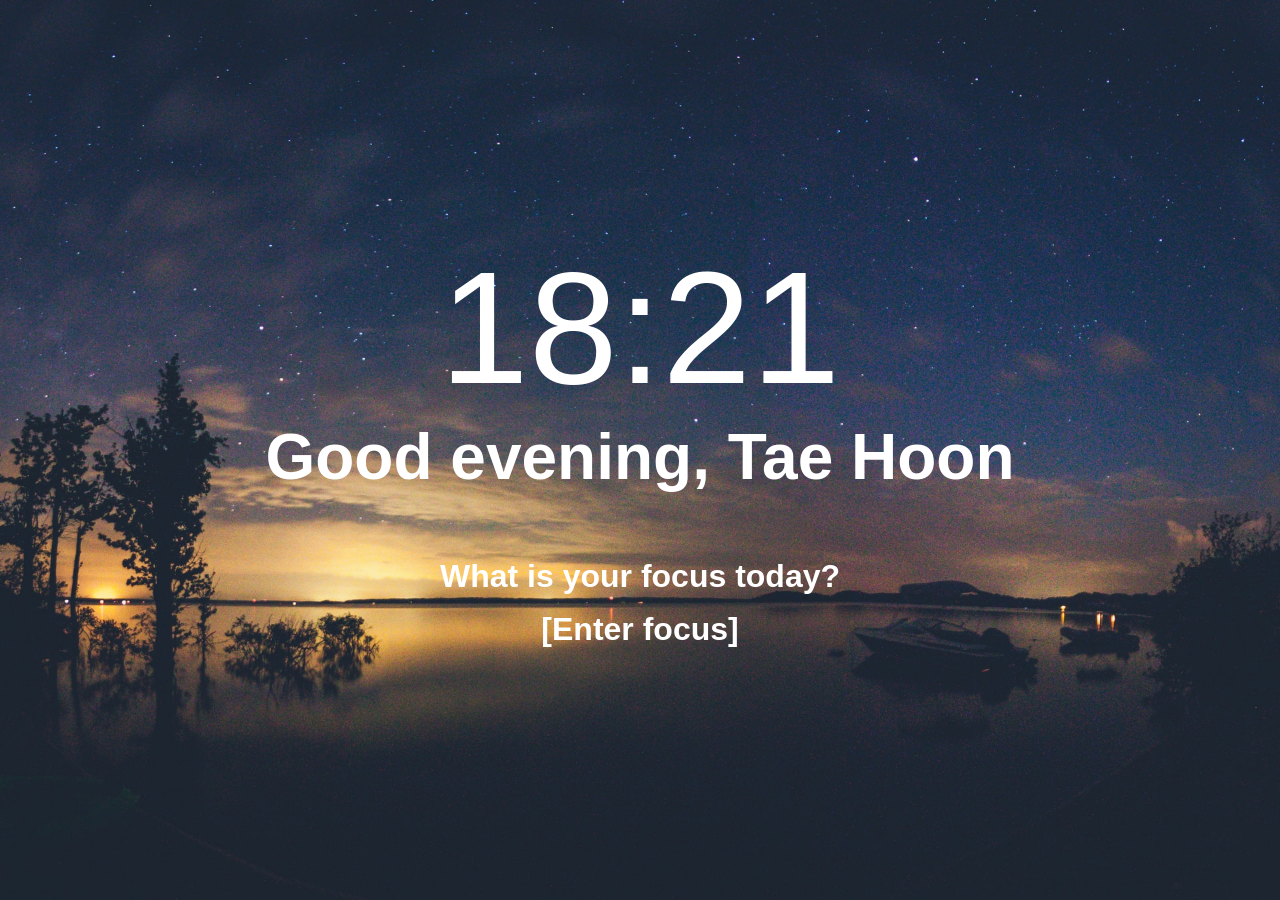
<file: 5_Momentum/3_Momentum/index.html>
<!DOCTYPE html>
<html lang="en">
<head>
  <meta charset="UTF-8">
  <link rel="stylesheet" href="./style.css">
  <title>Momentum</title>
</head>
<body>
  <div class="time">11:00:00</div>

  <h1>
    <span class="greeting">Good morning</span>
    <span class="myName" contenteditable="true">Tae Hoon</span>
  </h1>

  <h2>What is your focus today?</h2>
  <h2 class="myFocus" contenteditable="true">Create project</h2>

  <script src="./script.js"></script>
</body>
</html>
</file>
<file: 5_Momentum/3_Momentum/style.css>
* {
  margin: 0;
  padding: 0;
}

body {
  font-family: Arial, Helvetica, sans-serif;
  display: flex;
  flex-direction: column;
  justify-content: center;
  align-items: center;
  text-align: center;
  height: 100vh;
  color: white;
}

.time {
  font-size: 160px;
}

h1 {
  font-size: 64px;
  margin-bottom: 64px;
}

h2 {
  font-size: 32px;
  margin-bottom: 16px;
}
</file>
